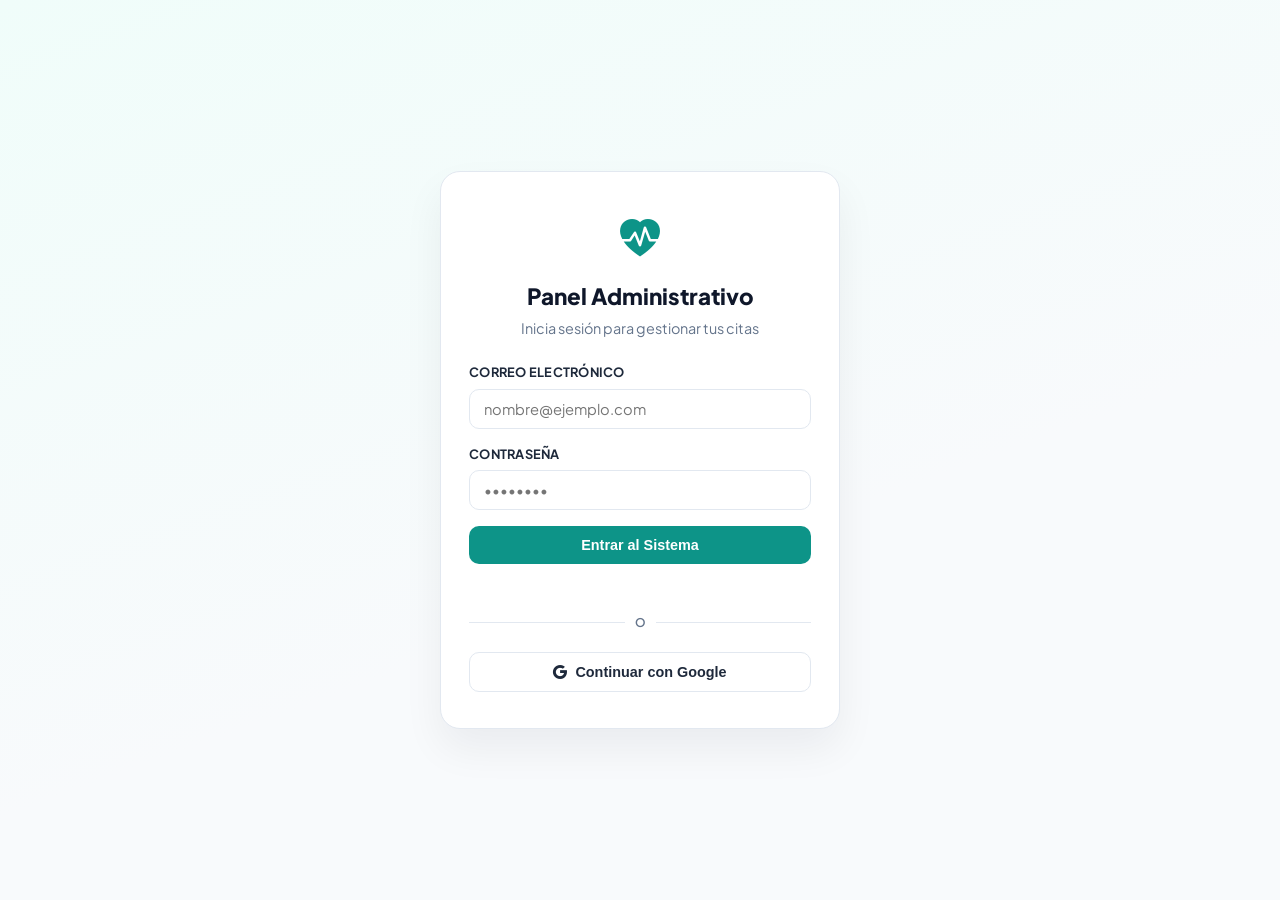
<file: Archivos Apps Script/Admin.html>
<!DOCTYPE html>
<html lang="es">
<head>
  <meta charset="UTF-8" />
  <meta name="viewport" content="width=device-width, initial-scale=1.0" />
  <base target="_top" />
  <title>Panel Administrativo Dental</title>
  <link rel="preconnect" href="https://fonts.googleapis.com" />
  <link href="https://fonts.googleapis.com/css2?family=Plus+Jakarta+Sans:wght@400;500;600;700;800&display=swap" rel="stylesheet" />
  <link rel="stylesheet" href="https://cdn.jsdelivr.net/npm/bootstrap-icons@1.11.1/font/bootstrap-icons.css" />
  <style>
    :root {
      --primary-color: #0D9488;
      --primary-hover: #0F766E;
      --primary-light: #CCFBF1;
      --secondary-color: #0F172A;
      --accent-bg: #F0FDFA;
      --soft-bg: #F8FAFC;
      --text-dark: #1E293B;
      --text-muted: #64748B;
      --border-color: #E2E8F0;
      --danger: #DC2626;
      --warning: #D97706;
      --font-main: 'Plus Jakarta Sans', sans-serif;
      --sidebar-width: 240px;
    }

    * {
      box-sizing: border-box;
      margin: 0;
      padding: 0;
    }

    body {
      font-family: var(--font-main);
      background: var(--soft-bg);
      color: var(--text-dark);
      line-height: 1.5;
    }

    .hidden { display: none !important; }

    /* ---------- LOGIN ---------- */
    #loginScreen {
      min-height: 100vh;
      display: flex;
      align-items: center;
      justify-content: center;
      padding: 20px;
      background: linear-gradient(160deg, #F0FDFA 0%, #F8FAFC 60%);
    }

    .login-card {
      background: #fff;
      border-radius: 20px;
      padding: 36px 28px;
      width: 100%;
      max-width: 400px;
      box-shadow: 0 20px 40px rgba(15, 23, 42, 0.06);
      border: 1px solid var(--border-color);
      text-align: center;
    }

    .login-card i.bi-heart-pulse-fill {
      color: var(--primary-color);
      font-size: 2.5rem;
    }

    .login-card h1 {
      font-size: 1.4rem;
      font-weight: 800;
      margin: 12px 0 4px;
      color: var(--secondary-color);
    }

    .login-card p.subtitle {
      color: var(--text-muted);
      font-size: 0.9rem;
      margin-bottom: 24px;
    }

    /* ---------- FORM CONTROLS ---------- */
    .form-group {
      text-align: left;
      margin-bottom: 16px;
    }

    .form-group label {
      display: block;
      font-size: 0.8rem;
      font-weight: 700;
      margin-bottom: 6px;
      color: var(--text-dark);
      text-transform: uppercase;
      letter-spacing: 0.02em;
    }

    .form-control {
      width: 100%;
      padding: 10px 14px;
      border-radius: 10px;
      border: 1.5px solid var(--border-color);
      font-family: var(--font-main);
      font-size: 0.92rem;
      background-color: #fff;
      color: var(--text-dark);
      transition: all 0.2s ease;
    }

    .form-control:focus {
      outline: none;
      border-color: var(--primary-color);
      box-shadow: 0 0 0 3px rgba(13, 148, 136, 0.15);
    }

    .btn {
      border: none;
      border-radius: 10px;
      padding: 11px 18px;
      font-weight: 700;
      font-size: 0.9rem;
      cursor: pointer;
      transition: all 0.2s ease;
      display: inline-flex;
      align-items: center;
      justify-content: center;
      gap: 8px;
    }

    .btn-primary {
      background: var(--primary-color);
      color: #fff;
      width: 100%;
    }

    .btn-primary:hover {
      background: var(--primary-hover);
      box-shadow: 0 4px 12px rgba(13, 148, 136, 0.25);
    }

    .btn-primary:disabled {
      opacity: 0.65;
      cursor: not-allowed;
    }

    .btn-outline {
      background: #fff;
      border: 1.5px solid var(--border-color);
      color: var(--text-dark);
    }

    .btn-outline:hover {
      border-color: var(--primary-color);
      color: var(--primary-color);
      background: var(--accent-bg);
    }

    .btn-danger-ghost {
      background: transparent;
      color: var(--danger);
      border: 1.5px solid #FCA5A5;
      padding: 6px 10px;
      font-size: 0.82rem;
      border-radius: 8px;
    }

    .btn-danger-ghost:hover {
      background: #FEF2F2;
    }

    .btn-sm {
      padding: 7px 12px;
      font-size: 0.82rem;
    }

    .login-error {
      color: var(--danger);
      font-size: 0.85rem;
      margin-top: 10px;
      min-height: 20px;
    }

    .login-divider {
      display: flex;
      align-items: center;
      gap: 10px;
      margin: 20px 0;
      color: var(--text-muted);
      font-size: 0.75rem;
      font-weight: 600;
    }

    .login-divider::before, .login-divider::after {
      content: '';
      flex: 1;
      height: 1px;
      background: var(--border-color);
    }

    /* ---------- APP SHELL & MOBILE TOPBAR ---------- */
    #appShell {
      display: flex;
      min-height: 100vh;
      flex-direction: column;
    }

    @media (min-width: 769px) {
      #appShell {
        flex-direction: row;
      }
    }

    .mobile-topbar {
      display: flex;
      align-items: center;
      justify-content: space-between;
      background: var(--secondary-color);
      color: #fff;
      padding: 12px 16px;
      position: sticky;
      top: 0;
      z-index: 90;
    }

    @media (min-width: 769px) {
      .mobile-topbar {
        display: none;
      }
    }

    .mobile-topbar .brand {
      display: flex;
      align-items: center;
      gap: 8px;
      font-weight: 800;
      font-size: 1.05rem;
    }

    .mobile-topbar .brand i {
      color: var(--primary-color);
    }

    .menu-toggle {
      background: transparent;
      border: none;
      color: #fff;
      font-size: 1.5rem;
      cursor: pointer;
      display: flex;
      align-items: center;
      justify-content: center;
      padding: 4px;
    }

    /* ---------- SIDEBAR ---------- */
    .sidebar {
      width: var(--sidebar-width);
      background: var(--secondary-color);
      color: #fff;
      display: flex;
      flex-direction: column;
      padding: 20px 14px;
      flex-shrink: 0;
      z-index: 100;
      transition: transform 0.3s ease;
    }

    @media (max-width: 768px) {
      .sidebar {
        position: fixed;
        top: 0;
        left: 0;
        bottom: 0;
        transform: translateX(-100%);
        box-shadow: 4px 0 20px rgba(0,0,0,0.25);
      }
      .sidebar.open {
        transform: translateX(0);
      }
    }

    .sidebar-overlay {
      display: none;
      position: fixed;
      inset: 0;
      background: rgba(15, 23, 42, 0.5);
      backdrop-filter: blur(2px);
      z-index: 95;
    }

    .sidebar-overlay.active {
      display: block;
    }

    .sidebar .brand {
      display: flex;
      align-items: center;
      gap: 10px;
      font-weight: 800;
      font-size: 1.1rem;
      padding: 0 8px 24px;
    }

    .sidebar .brand i {
      color: var(--primary-color);
      font-size: 1.3rem;
    }

    .nav-btn {
      display: flex;
      align-items: center;
      gap: 12px;
      width: 100%;
      background: transparent;
      border: none;
      color: #94A3B8;
      padding: 12px 14px;
      border-radius: 10px;
      font-weight: 600;
      font-size: 0.9rem;
      cursor: pointer;
      text-align: left;
      margin-bottom: 4px;
      transition: all 0.2s ease;
    }

    .nav-btn:hover {
      background: rgba(255, 255, 255, 0.06);
      color: #fff;
    }

    .nav-btn.active {
      background: var(--primary-color);
      color: #fff;
    }

    .sidebar-footer {
      margin-top: auto;
      border-top: 1px solid rgba(255,255,255,0.1);
      padding-top: 16px;
    }

    .sidebar-user {
      font-size: 0.8rem;
      color: #94A3B8;
      margin-bottom: 12px;
      padding: 0 8px;
    }

    .sidebar-user strong {
      color: #fff;
      display: block;
      font-size: 0.88rem;
      white-space: nowrap;
      overflow: hidden;
      text-overflow: ellipsis;
    }

    /* ---------- MAIN CONTENT ---------- */
    .main-content {
      flex: 1;
      padding: 20px 16px;
      max-width: 100%;
      overflow-x: hidden;
    }

    @media (min-width: 769px) {
      .main-content {
        padding: 32px 36px;
      }
    }

    .page-title {
      font-size: 1.5rem;
      font-weight: 800;
      margin: 0 0 4px;
      color: var(--secondary-color);
    }

    .page-subtitle {
      color: var(--text-muted);
      font-size: 0.88rem;
      margin-bottom: 20px;
    }

    .panel { display: none; }
    .panel.active { display: block; }

    /* ---------- STATS & DASHBOARD ---------- */
    .stats-row {
      display: grid;
      grid-template-columns: repeat(auto-fit, minmax(140px, 1fr));
      gap: 14px;
      margin-bottom: 24px;
    }

    .stat-card {
      background: #fff;
      border-radius: 14px;
      padding: 18px 16px;
      border: 1px solid var(--border-color);
      box-shadow: 0 4px 12px rgba(15,23,42,0.02);
    }

    .stat-card .num {
      font-size: 1.8rem;
      font-weight: 800;
      color: var(--primary-color);
      line-height: 1.2;
    }

    .stat-card .label {
      font-size: 0.8rem;
      color: var(--text-muted);
      font-weight: 600;
      margin-top: 4px;
    }

    .breakdown-grid {
      display: grid;
      grid-template-columns: 1fr;
      gap: 16px;
    }

    @media (min-width: 800px) {
      .breakdown-grid {
        grid-template-columns: 1fr 1fr;
      }
    }

    .breakdown-card {
      background: #fff;
      border-radius: 14px;
      padding: 20px;
      border: 1px solid var(--border-color);
      box-shadow: 0 4px 12px rgba(15,23,42,0.02);
    }

    .breakdown-card h3 {
      font-size: 0.98rem;
      font-weight: 700;
      margin: 0 0 16px;
      color: var(--secondary-color);
    }

    .bar-row { margin-bottom: 12px; }
    .bar-row .bar-label {
      display: flex;
      justify-content: space-between;
      font-size: 0.82rem;
      font-weight: 600;
      margin-bottom: 4px;
    }
    .bar-track {
      background: #F1F5F9;
      border-radius: 6px;
      height: 8px;
      overflow: hidden;
    }
    .bar-fill {
      background: var(--primary-color);
      height: 100%;
      border-radius: 6px;
    }

    /* ---------- FILTERS / TABLE ---------- */
    .filters-bar {
      display: grid;
      grid-template-columns: repeat(auto-fit, minmax(160px, 1fr));
      gap: 12px;
      margin-bottom: 20px;
      background: #fff;
      padding: 16px;
      border-radius: 14px;
      border: 1px solid var(--border-color);
    }

    .filters-bar .form-group { margin-bottom: 0; }

    .filter-actions {
      display: flex;
      gap: 8px;
      align-items: flex-end;
    }

    .filter-actions .btn {
      flex: 1;
    }

    .table-wrap {
      background: #fff;
      border-radius: 14px;
      border: 1px solid var(--border-color);
      overflow-x: auto;
      box-shadow: 0 4px 12px rgba(15,23,42,0.02);
      -webkit-overflow-scrolling: touch;
    }

    table {
      width: 100%;
      border-collapse: collapse;
      font-size: 0.85rem;
      min-width: 700px;
    }

    th {
      background: var(--soft-bg);
      text-align: left;
      padding: 12px 14px;
      font-weight: 700;
      color: var(--text-muted);
      font-size: 0.75rem;
      text-transform: uppercase;
      letter-spacing: 0.04em;
      white-space: nowrap;
      border-bottom: 1px solid var(--border-color);
    }

    td {
      padding: 12px 14px;
      border-top: 1px solid var(--border-color);
      vertical-align: middle;
    }

    .estado-select {
      border-radius: 8px;
      border: 1.5px solid var(--border-color);
      padding: 6px 10px;
      font-size: 0.8rem;
      font-weight: 600;
      font-family: var(--font-main);
      background-color: #fff;
      cursor: pointer;
    }

    .empty-state {
      text-align: center;
      padding: 40px 20px;
      color: var(--text-muted);
      font-weight: 500;
    }

    /* ---------- FORMS ---------- */
    .card-form {
      background: #fff;
      border-radius: 14px;
      padding: 24px;
      border: 1px solid var(--border-color);
      max-width: 600px;
      box-shadow: 0 4px 12px rgba(15,23,42,0.02);
    }

    .form-row {
      display: grid;
      grid-template-columns: 1fr;
      gap: 14px;
    }

    @media (min-width: 580px) {
      .form-row {
        grid-template-columns: 1fr 1fr;
      }
    }

    /* ---------- PACIENTES ---------- */
    .patient-card {
      background: #fff;
      border-radius: 14px;
      padding: 18px;
      border: 1px solid var(--border-color);
      margin-bottom: 12px;
      box-shadow: 0 2px 8px rgba(15,23,42,0.02);
    }

    .patient-card .patient-head {
      display: flex;
      justify-content: space-between;
      align-items: flex-start;
      flex-wrap: wrap;
      gap: 10px;
    }

    .patient-card .patient-name {
      font-weight: 700;
      font-size: 1rem;
      color: var(--secondary-color);
    }

    .patient-card .patient-meta {
      font-size: 0.82rem;
      color: var(--text-muted);
    }

    .patient-notes {
      margin-top: 12px;
      font-size: 0.84rem;
      color: var(--text-dark);
      background: var(--soft-bg);
      padding: 10px 12px;
      border-radius: 8px;
    }

    .patient-notes .note-line {
      padding: 4px 0;
    }

    .patient-notes .note-line:not(:last-child) {
      border-bottom: 1px dashed var(--border-color);
    }

    /* ---------- TOASTS ---------- */
    .toast-container {
      position: fixed;
      top: 20px;
      right: 20px;
      z-index: 9999;
      display: flex;
      flex-direction: column;
      gap: 10px;
      max-width: 90vw;
    }

    .toast {
      background: var(--secondary-color);
      color: #fff;
      padding: 12px 18px;
      border-radius: 12px;
      font-size: 0.88rem;
      box-shadow: 0 10px 25px rgba(0,0,0,0.2);
      animation: slideIn 0.3s ease;
    }

    .toast.error { background: var(--danger); }
    .toast.success { background: var(--primary-color); }

    @keyframes slideIn {
      from { transform: translateY(-20px); opacity: 0; }
      to { transform: translateY(0); opacity: 1; }
    }
  </style>
</head>
<body>

  <!-- ===================== LOGIN ===================== -->
  <div id="loginScreen">
    <div class="login-card">
      <i class="bi bi-heart-pulse-fill"></i>
      <h1>Panel Administrativo</h1>
      <p class="subtitle">Inicia sesión para gestionar tus citas</p>

      <form id="loginForm">
        <div class="form-group">
          <label for="loginEmail">Correo electrónico</label>
          <input type="email" id="loginEmail" class="form-control" placeholder="nombre@ejemplo.com" required autocomplete="username" />
        </div>
        <div class="form-group">
          <label for="loginPassword">Contraseña</label>
          <input type="password" id="loginPassword" class="form-control" placeholder="••••••••" required autocomplete="current-password" />
        </div>
        <button type="submit" id="loginBtn" class="btn btn-primary">
          <span id="loginBtnText">Entrar al Sistema</span>
        </button>
        <div class="login-error" id="loginError"></div>
      </form>

      <div class="login-divider">O</div>
      <button type="button" id="googleRetryBtn" class="btn btn-outline" style="width:100%">
        <i class="bi bi-google"></i> Continuar con Google
      </button>
    </div>
  </div>

  <!-- ===================== APP SHELL ===================== -->
  <div id="appShell" class="hidden">
    
    <!-- TOPBAR MÓVIL -->
    <header class="mobile-topbar">
      <div class="brand">
        <i class="bi bi-heart-pulse-fill"></i>
        <span>Panel Dental</span>
      </div>
      <button class="menu-toggle" id="menuToggle" aria-label="Abrir menú">
        <i class="bi bi-list"></i>
      </button>
    </header>

    <!-- OVERLAY MÓVIL -->
    <div class="sidebar-overlay" id="sidebarOverlay"></div>

    <!-- SIDEBAR -->
    <aside class="sidebar" id="sidebar">
      <div class="brand">
        <i class="bi bi-heart-pulse-fill"></i>
        <span>Panel Dental</span>
      </div>

      <nav>
        <button class="nav-btn active" data-tab="dashboard">
          <i class="bi bi-speedometer2"></i> Dashboard
        </button>
        <button class="nav-btn" data-tab="citas">
          <i class="bi bi-calendar3"></i> Citas
        </button>
        <button class="nav-btn" data-tab="agendar">
          <i class="bi bi-calendar-plus"></i> Agendar
        </button>
        <button class="nav-btn" data-tab="pacientes">
          <i class="bi bi-people"></i> Pacientes
        </button>
      </nav>

      <div class="sidebar-footer">
        <div class="sidebar-user">
          Usuario activo
          <strong id="sidebarUserName">—</strong>
        </div>
        <button class="btn btn-outline btn-sm" id="logoutBtn" style="width:100%">
          <i class="bi bi-box-arrow-right"></i> Cerrar sesión
        </button>
      </div>
    </aside>

    <!-- MAIN CONTENT -->
    <main class="main-content">
      <!-- DASHBOARD -->
      <section class="panel active" data-panel="dashboard">
        <h2 class="page-title">Dashboard</h2>
        <p class="page-subtitle">Resumen general de actividad y citas</p>

        <div class="stats-row">
          <div class="stat-card">
            <div class="num" id="statTotal">—</div>
            <div class="label">Total Citas</div>
          </div>
          <div class="stat-card">
            <div class="num" id="statHoy">—</div>
            <div class="label">Citas de Hoy</div>
          </div>
          <div class="stat-card">
            <div class="num" id="statSemana">—</div>
            <div class="label">Esta Semana</div>
          </div>
        </div>

        <div class="breakdown-grid">
          <div class="breakdown-card">
            <h3>Por estatus</h3>
            <div id="breakdownEstado"></div>
          </div>
          <div class="breakdown-card">
            <h3>Por sucursal</h3>
            <div id="breakdownSucursal"></div>
          </div>
        </div>

        <div class="breakdown-card" style="margin-top:20px;">
          <h3>Respaldo de la base de datos</h3>
          <p class="page-subtitle" style="margin:0 0 12px;">
            Generación automática programada. También puedes realizar una copia de seguridad manualmente.
          </p>
          <p style="font-size:0.85rem; margin:0 0 14px;">
            Último respaldo: <strong id="lastBackupDate">—</strong>
          </p>
          <div style="display: flex; gap: 10px; flex-wrap: wrap;">
            <button class="btn btn-outline btn-sm" id="btnRespaldoAhora" style="width:auto;">
              <i class="bi bi-cloud-arrow-down"></i> Generar respaldo
            </button>
            <a id="lastBackupLink" href="#" target="_blank" class="btn btn-outline btn-sm hidden" style="width:auto;">
              <i class="bi bi-box-arrow-up-right"></i> Ver archivo
            </a>
          </div>
        </div>
      </section>

      <!-- CITAS -->
      <section class="panel" data-panel="citas">
        <h2 class="page-title">Citas</h2>
        <p class="page-subtitle">Consulta, filtra y gestiona los estados de las citas</p>

        <div class="filters-bar">
          <div class="form-group">
            <label>Fecha</label>
            <input type="date" id="filterFecha" class="form-control" />
          </div>
          <div class="form-group">
            <label>Sucursal</label>
            <select id="filterSucursal" class="form-control"><option value="">Todas</option></select>
          </div>
          <div class="form-group">
            <label>Estatus</label>
            <select id="filterEstado" class="form-control"><option value="">Todos</option></select>
          </div>
          <div class="form-group">
            <label>Buscar</label>
            <input type="text" id="filterBusqueda" class="form-control" placeholder="Nombre o teléfono..." />
          </div>
          <div class="filter-actions" style="grid-column: 1 / -1; display: flex; gap: 8px;">
            <button class="btn btn-primary btn-sm" id="btnFiltrar"><i class="bi bi-search"></i> Filtrar</button>
            <button class="btn btn-outline btn-sm" id="btnLimpiarFiltros">Limpiar</button>
          </div>
        </div>

        <div class="table-wrap">
          <table>
            <thead>
              <tr>
                <th>Fecha</th>
                <th>Hora</th>
                <th>Paciente</th>
                <th>Teléfono</th>
                <th>Sucursal</th>
                <th>Servicio</th>
                <th>Notas</th>
                <th>Estatus</th>
                <th>Acciones</th>
              </tr>
            </thead>
            <tbody id="citasTableBody"></tbody>
          </table>
          <div id="citasEmptyState" class="empty-state hidden">No se encontraron citas con los filtros seleccionados.</div>
        </div>
      </section>

      <!-- AGENDAR -->
      <section class="panel" data-panel="agendar">
        <h2 class="page-title">Agendar cita</h2>
        <p class="page-subtitle">Registro manual para atención telefónica o presencial</p>

        <div class="card-form">
          <form id="agendarForm">
            <div class="form-group">
              <label>Nombre completo del paciente</label>
              <input type="text" id="agPaciente" class="form-control" placeholder="Ej. Ana García" required />
            </div>
            <div class="form-group">
              <label>Teléfono (10 dígitos)</label>
              <input type="tel" id="agTelefono" class="form-control" placeholder="Ej. 5512345678" required />
            </div>
            <div class="form-row">
              <div class="form-group">
                <label>Sucursal</label>
                <select id="agSucursal" class="form-control" required></select>
              </div>
              <div class="form-group">
                <label>Servicio</label>
                <select id="agServicio" class="form-control" required></select>
              </div>
            </div>
            <div class="form-row">
              <div class="form-group">
                <label>Fecha</label>
                <input type="date" id="agFecha" class="form-control" required />
              </div>
              <div class="form-group">
                <label>Hora</label>
                <select id="agHora" class="form-control" required><option value="">Selecciona fecha y sucursal</option></select>
              </div>
            </div>
            <div class="form-group">
              <label>Estatus inicial</label>
              <select id="agEstado" class="form-control"></select>
            </div>
            <div class="form-group">
              <label>Notas adicionales (opcional)</label>
              <textarea id="agNotas" class="form-control" rows="2" placeholder="Detalles de la consulta..."></textarea>
            </div>
            <button type="submit" class="btn btn-primary" id="agSubmitBtn">
              <i class="bi bi-check-circle"></i> <span id="agSubmitText">Guardar Cita</span>
            </button>
          </form>
        </div>
      </section>

      <!-- PACIENTES -->
      <section class="panel" data-panel="pacientes">
        <h2 class="page-title">Directorio de Pacientes</h2>
        <p class="page-subtitle">Historial de citas agrupado por número de contacto</p>

        <div class="form-group" style="max-width:360px; margin-bottom:18px;">
          <input type="text" id="pacienteBusqueda" class="form-control" placeholder="Buscar por nombre o teléfono..." />
        </div>

        <div id="pacientesList"></div>
        <div id="pacientesEmptyState" class="empty-state hidden">No hay pacientes registrados aún.</div>
      </section>
    </main>
  </div>

  <div class="toast-container" id="toastContainer"></div>

  <script>
    const state = { token: null, nombre: '', email: '', config: null, pacientesCache: [] };

    /* ---------- Helper: Promesas para google.script.run ---------- */
    function callServer(fnName, ...args) {
      return new Promise((resolve, reject) => {
        if (typeof google === 'undefined' || !google.script || !google.script.run) {
          reject(new Error("Entorno de desarrollo / Google Apps Script no detectado."));
          return;
        }
        google.script.run
          .withSuccessHandler(resolve)
          .withFailureHandler((err) => reject(err))
          [fnName](...args);
      });
    }

    function showToast(message, type) {
      const container = document.getElementById('toastContainer');
      const el = document.createElement('div');
      el.className = 'toast ' + (type || '');
      el.textContent = message;
      container.appendChild(el);
      setTimeout(() => el.remove(), 4000);
    }

    /* ---------- LÓGICA DEL MENÚ RESPONSIVO ---------- */
    const sidebar = document.getElementById('sidebar');
    const menuToggle = document.getElementById('menuToggle');
    const sidebarOverlay = document.getElementById('sidebarOverlay');

    function toggleMenu() {
      sidebar.classList.toggle('open');
      sidebarOverlay.classList.toggle('active');
    }

    function closeMenu() {
      sidebar.classList.remove('open');
      sidebarOverlay.classList.remove('active');
    }

    menuToggle.addEventListener('click', toggleMenu);
    sidebarOverlay.addEventListener('click', closeMenu);

    /* ---------- INICIALIZACIÓN / LOGIN ---------- */
    document.addEventListener('DOMContentLoaded', init);

    async function init() {
      const savedToken = sessionStorage.getItem('adminToken');
      if (savedToken) {
        const ok = await tryResumeSession(savedToken);
        if (ok) return;
      }
      try {
        const res = await callServer('checkGoogleSession');
        if (res && res.authenticated) {
          onLoginSuccess(res.token, res.nombre, res.email);
          return;
        }
      } catch (e) { /* Sin sesión previa */ }

      document.getElementById('loginScreen').classList.remove('hidden');
    }

    async function tryResumeSession(token) {
      try {
        await callServer('adminGetDashboard', token);
        onLoginSuccess(token, sessionStorage.getItem('adminNombre') || '', '');
        return true;
      } catch (e) {
        sessionStorage.removeItem('adminToken');
        return false;
      }
    }

    document.getElementById('loginForm').addEventListener('submit', async (e) => {
      e.preventDefault();
      const email = document.getElementById('loginEmail').value.trim();
      const password = document.getElementById('loginPassword').value;
      const btn = document.getElementById('loginBtn');
      const btnText = document.getElementById('loginBtnText');
      const errorEl = document.getElementById('loginError');
      
      errorEl.textContent = '';
      btn.disabled = true;
      btnText.textContent = 'Verificando...';

      try {
        const res = await callServer('loginWithPassword', email, password);
        onLoginSuccess(res.token, res.nombre, res.email);
      } catch (err) {
        errorEl.textContent = (err && err.message) || 'Correo o contraseña incorrectos';
      } finally {
        btn.disabled = false;
        btnText.textContent = 'Entrar al Sistema';
      }
    });

    document.getElementById('googleRetryBtn').addEventListener('click', async () => {
      try {
        const res = await callServer('checkGoogleSession');
        if (res && res.authenticated) {
          onLoginSuccess(res.token, res.nombre, res.email);
        } else {
          showToast('Tu cuenta de Google no está autorizada. Usa correo y contraseña.', 'error');
        }
      } catch (e) {
        showToast('No se pudo verificar la cuenta de Google.', 'error');
      }
    });

    function onLoginSuccess(token, nombre, email) {
      state.token = token;
      state.nombre = nombre;
      state.email = email;
      sessionStorage.setItem('adminToken', token);
      sessionStorage.setItem('adminNombre', nombre || '');

      document.getElementById('loginScreen').classList.add('hidden');
      document.getElementById('appShell').classList.remove('hidden');
      document.getElementById('sidebarUserName').textContent = nombre || email || 'Administrador';

      loadConfigListas().then(() => {
        loadDashboard();
      });
    }

    document.getElementById('logoutBtn').addEventListener('click', async () => {
      try { await callServer('logout', state.token); } catch (e) {}
      sessionStorage.removeItem('adminToken');
      sessionStorage.removeItem('adminNombre');
      location.reload();
    });

    /* ---------- NAVEGACIÓN Y APERTURA DE TABS ---------- */
    document.querySelectorAll('.nav-btn').forEach((btn) => {
      btn.addEventListener('click', () => {
        const tab = btn.getAttribute('data-tab');
        document.querySelectorAll('.nav-btn').forEach((b) => b.classList.toggle('active', b === btn));
        document.querySelectorAll('.panel').forEach((p) => p.classList.toggle('active', p.getAttribute('data-panel') === tab));

        closeMenu(); // Cierra el menú al hacer clic en móvil

        if (tab === 'dashboard') loadDashboard();
        if (tab === 'citas') loadCitas();
        if (tab === 'pacientes') loadPacientes();
      });
    });

    /* ---------- CATÁLOGOS ---------- */
    async function loadConfigListas() {
      const cfg = await callServer('getConfigListas', state.token);
      state.config = cfg;

      const fillSelect = (id, items, placeholder) => {
        const el = document.getElementById(id);
        el.innerHTML = (placeholder ? `<option value="">${placeholder}</option>` : '') +
          items.map((v) => `<option value="${v}">${v}</option>`).join('');
      };

      fillSelect('filterSucursal', cfg.sucursales, 'Todas');
      fillSelect('filterEstado', cfg.estados, 'Todos');
      fillSelect('agSucursal', cfg.sucursales, '-- Selecciona --');
      fillSelect('agServicio', cfg.servicios, '-- Selecciona --');
      fillSelect('agEstado', cfg.estados, '');

      const today = new Date().toISOString().split('T')[0];
      document.getElementById('agFecha').min = today;
      document.getElementById('agFecha').value = today;
    }

    /* ---------- DASHBOARD ---------- */
    async function loadDashboard() {
      try {
        const data = await callServer('adminGetDashboard', state.token);
        document.getElementById('statTotal').textContent = data.total;
        document.getElementById('statHoy').textContent = data.citasHoy;
        document.getElementById('statSemana').textContent = data.citasSemana;

        renderBreakdown('breakdownEstado', data.porEstado);
        renderBreakdown('breakdownSucursal', data.porSucursal);
        loadBackupInfo();
      } catch (err) {
        showToast('Error al cargar dashboard: ' + (err.message || err), 'error');
      }
    }

    function renderBreakdown(containerId, obj) {
      const container = document.getElementById(containerId);
      const entries = Object.entries(obj || {});
      if (entries.length === 0) {
        container.innerHTML = '<p class="page-subtitle" style="margin:0;">Sin datos registrados</p>';
        return;
      }
      const max = Math.max(...entries.map(([, v]) => v));
      container.innerHTML = entries
        .sort((a, b) => b[1] - a[1])
        .map(([label, value]) => `
          <div class="bar-row">
            <div class="bar-label"><span>${label}</span><span>${value}</span></div>
            <div class="bar-track"><div class="bar-fill" style="width:${max > 0 ? (value / max) * 100 : 0}%"></div></div>
          </div>
        `).join('');
    }

    /* ---------- CITAS ---------- */
    document.getElementById('btnFiltrar').addEventListener('click', loadCitas);
    document.getElementById('btnLimpiarFiltros').addEventListener('click', () => {
      document.getElementById('filterFecha').value = '';
      document.getElementById('filterSucursal').value = '';
      document.getElementById('filterEstado').value = '';
      document.getElementById('filterBusqueda').value = '';
      loadCitas();
    });

    async function loadCitas() {
      const filtros = {
        fecha: document.getElementById('filterFecha').value,
        sucursal: document.getElementById('filterSucursal').value,
        estado: document.getElementById('filterEstado').value,
        busqueda: document.getElementById('filterBusqueda').value
      };

      try {
        const citas = await callServer('adminGetCitas', state.token, filtros);
        renderCitasTable(citas);
      } catch (err) {
        showToast('Error al cargar citas: ' + (err.message || err), 'error');
      }
    }

    function renderCitasTable(citas) {
      const body = document.getElementById('citasTableBody');
      const emptyState = document.getElementById('citasEmptyState');

      if (!citas || citas.length === 0) {
        body.innerHTML = '';
        emptyState.classList.remove('hidden');
        return;
      }
      emptyState.classList.add('hidden');

      const estados = (state.config && state.config.estados) || [];

      body.innerHTML = citas.map((c) => `
        <tr data-uuid="${c.uuid}">
          <td><strong>${c.fecha}</strong></td>
          <td>${c.hora}</td>
          <td><strong>${escapeHtml(c.paciente)}</strong></td>
          <td>${escapeHtml(c.telefono)}</td>
          <td>${escapeHtml(c.sucursal)}</td>
          <td>${escapeHtml(c.servicio)}</td>
          <td title="${escapeHtml(c.notas)}" style="max-width:140px; overflow:hidden; text-overflow:ellipsis; white-space:nowrap;">${escapeHtml(c.notas) || '—'}</td>
          <td>
            <select class="estado-select" data-uuid="${c.uuid}">
              ${estados.map((e) => `<option value="${e}" ${e === c.estado ? 'selected' : ''}>${e}</option>`).join('')}
            </select>
          </td>
          <td>
            <div style="display:flex; gap:6px;">
              <button class="btn-danger-ghost btn-pdf" data-uuid="${c.uuid}" title="Exportar PDF" style="color: var(--primary-color); border-color: #99F6E4;">
                <i class="bi bi-file-earmark-pdf"></i>
              </button>
              <button class="btn-danger-ghost btn-eliminar" data-uuid="${c.uuid}" title="Eliminar cita">
                <i class="bi bi-trash3"></i>
              </button>
            </div>
          </td>
        </tr>
      `).join('');

      body.querySelectorAll('.estado-select').forEach((select) => {
        select.addEventListener('change', async () => {
          const uuid = select.getAttribute('data-uuid');
          try {
            await callServer('adminUpdateEstado', state.token, uuid, select.value);
            showToast('Estatus actualizado correctamente', 'success');
            loadDashboard();
          } catch (err) {
            showToast('No se pudo actualizar: ' + (err.message || err), 'error');
          }
        });
      });

      body.querySelectorAll('.btn-eliminar').forEach((btn) => {
        btn.addEventListener('click', async () => {
          if (!confirm('¿Eliminar esta cita permanentemente?')) return;
          const uuid = btn.getAttribute('data-uuid');
          try {
            await callServer('adminEliminarCita', state.token, uuid);
            showToast('Cita eliminada', 'success');
            loadCitas();
            loadDashboard();
          } catch (err) {
            showToast('No se pudo eliminar: ' + (err.message || err), 'error');
          }
        });
      });

      body.querySelectorAll('.btn-pdf').forEach((btn) => {
        btn.addEventListener('click', () => exportarCitaPDF(btn.getAttribute('data-uuid'), btn));
      });
    }

    async function exportarCitaPDF(uuid, btn) {
      const originalHtml = btn.innerHTML;
      btn.disabled = true;
      btn.innerHTML = '<i class="bi bi-arrow-repeat"></i>';
      try {
        const res = await callServer('adminExportCitaPDF', state.token, uuid);
        downloadBase64File(res.base64, res.filename, res.mimeType);
        showToast('PDF generado correctamente', 'success');
      } catch (err) {
        showToast('No se pudo generar el PDF: ' + (err.message || err), 'error');
      } finally {
        btn.disabled = false;
        btn.innerHTML = originalHtml;
      }
    }

    function downloadBase64File(base64, filename, mimeType) {
      const byteChars = atob(base64);
      const byteNumbers = new Array(byteChars.length);
      for (let i = 0; i < byteChars.length; i++) byteNumbers[i] = byteChars.charCodeAt(i);
      const byteArray = new Uint8Array(byteNumbers);
      const blob = new Blob([byteArray], { type: mimeType });
      const url = URL.createObjectURL(blob);
      const a = document.createElement('a');
      a.href = url;
      a.download = filename;
      document.body.appendChild(a);
      a.click();
      document.body.removeChild(a);
      URL.revokeObjectURL(url);
    }

    /* ---------- RESPALDOS ---------- */
    async function loadBackupInfo() {
      try {
        const info = await callServer('adminGetBackupInfo', state.token);
        document.getElementById('lastBackupDate').textContent = info.lastBackupDate
          ? new Date(info.lastBackupDate).toLocaleString('es-MX')
          : 'Sin respaldos previos';

        const link = document.getElementById('lastBackupLink');
        if (info.lastBackupUrl) {
          link.href = info.lastBackupUrl;
          link.classList.remove('hidden');
        }
      } catch (err) {}
    }

    document.getElementById('btnRespaldoAhora').addEventListener('click', async () => {
      const btn = document.getElementById('btnRespaldoAhora');
      btn.disabled = true;
      btn.innerHTML = '<i class="bi bi-arrow-repeat"></i> Generando...';
      try {
        const res = await callServer('adminForzarRespaldo', state.token);
        downloadBase64File(res.base64, res.fileName, res.mimeType);
        showToast('Respaldo descargado con éxito', 'success');
        loadBackupInfo();
      } catch (err) {
        showToast('Error al generar respaldo: ' + (err.message || err), 'error');
      } finally {
        btn.disabled = false;
        btn.innerHTML = '<i class="bi bi-cloud-arrow-down"></i> Generar respaldo';
      }
    });

    /* ---------- AGENDAR ---------- */
    ['agSucursal', 'agFecha'].forEach((id) => {
      document.getElementById(id).addEventListener('change', refreshHorariosAgendar);
    });

    async function refreshHorariosAgendar() {
      const sucursal = document.getElementById('agSucursal').value;
      const fecha = document.getElementById('agFecha').value;
      const horaSelect = document.getElementById('agHora');

      if (!sucursal || !fecha) {
        horaSelect.innerHTML = '<option value="">Selecciona fecha y sucursal</option>';
        return;
      }

      horaSelect.innerHTML = '<option value="">Cargando horarios...</option>';
      try {
        const ocupadas = await callServer('adminGetCitas', state.token, { fecha, sucursal });
        const horasOcupadas = ocupadas.map((c) => c.hora);
        const disponibles = (state.config.horarios || []).filter((h) => horasOcupadas.indexOf(h) === -1);

        horaSelect.innerHTML = disponibles.length
          ? '<option value="">-- Selecciona --</option>' + disponibles.map((h) => `<option value="${h}">${h}</option>`).join('')
          : '<option value="">Sin horarios disponibles</option>';
      } catch (err) {
        horaSelect.innerHTML = '<option value="">Error al obtener horarios</option>';
      }
    }

    document.getElementById('agendarForm').addEventListener('submit', async (e) => {
      e.preventDefault();
      const btn = document.getElementById('agSubmitBtn');
      const btnText = document.getElementById('agSubmitText');

      const citaData = {
        paciente: document.getElementById('agPaciente').value.trim(),
        telefono: document.getElementById('agTelefono').value.trim(),
        sucursal: document.getElementById('agSucursal').value,
        servicio: document.getElementById('agServicio').value,
        fecha: document.getElementById('agFecha').value,
        hora: document.getElementById('agHora').value,
        estado: document.getElementById('agEstado').value,
        notas: document.getElementById('agNotas').value.trim()
      };

      if (!citaData.paciente || !citaData.telefono || !citaData.sucursal || !citaData.servicio || !citaData.fecha || !citaData.hora) {
        showToast('Completa todos los campos obligatorios', 'error');
        return;
      }

      btn.disabled = true;
      btnText.textContent = 'Guardando...';

      try {
        await callServer('adminCrearCita', state.token, citaData);
        showToast('Cita agendada con éxito', 'success');
        document.getElementById('agendarForm').reset();
        document.getElementById('agFecha').value = new Date().toISOString().split('T')[0];
        document.getElementById('agHora').innerHTML = '<option value="">Selecciona fecha y sucursal</option>';
        loadDashboard();
      } catch (err) {
        showToast('No se pudo agendar: ' + (err.message || err), 'error');
      } finally {
        btn.disabled = false;
        btnText.textContent = 'Guardar Cita';
      }
    });

    /* ---------- PACIENTES ---------- */
    document.getElementById('pacienteBusqueda').addEventListener('input', (e) => {
      const q = e.target.value.trim().toLowerCase();
      const filtered = state.pacientesCache.filter((p) =>
        p.paciente.toLowerCase().includes(q) || p.telefono.includes(q)
      );
      renderPacientes(filtered);
    });

    async function loadPacientes() {
      try {
        const pacientes = await callServer('adminGetPacientes', state.token);
        state.pacientesCache = pacientes;
        renderPacientes(pacientes);
      } catch (err) {
        showToast('Error al cargar pacientes: ' + (err.message || err), 'error');
      }
    }

    function renderPacientes(pacientes) {
      const list = document.getElementById('pacientesList');
      const emptyState = document.getElementById('pacientesEmptyState');

      if (!pacientes || pacientes.length === 0) {
        list.innerHTML = '';
        emptyState.classList.remove('hidden');
        return;
      }
      emptyState.classList.add('hidden');

      list.innerHTML = pacientes.map((p) => `
        <div class="patient-card">
          <div class="patient-head">
            <div>
              <div class="patient-name">${escapeHtml(p.paciente) || 'Sin nombre'}</div>
              <div class="patient-meta"><i class="bi bi-telephone"></i> ${escapeHtml(p.telefono)} · ${p.sucursales.map(escapeHtml).join(', ')}</div>
            </div>
            <div class="patient-meta">
              <strong>${p.totalCitas}</strong> cita(s) · Última: ${p.ultimaFecha}
            </div>
          </div>
          ${p.notas.length ? `
            <div class="patient-notes">
              ${p.notas.map((n) => `<div class="note-line"><strong>${n.fecha}:</strong> ${escapeHtml(n.nota)}</div>`).join('')}
            </div>
          ` : ''}
        </div>
      `).join('');
    }

    /* ---------- SANITIZACIÓN HTML ---------- */
    function escapeHtml(str) {
      if (str === null || str === undefined) return '';
      return String(str)
        .replace(/&/g, '&amp;')
        .replace(/</g, '&lt;')
        .replace(/>/g, '&gt;')
        .replace(/"/g, '&quot;');
    }
  </script>
</body>
</html>
</file>
